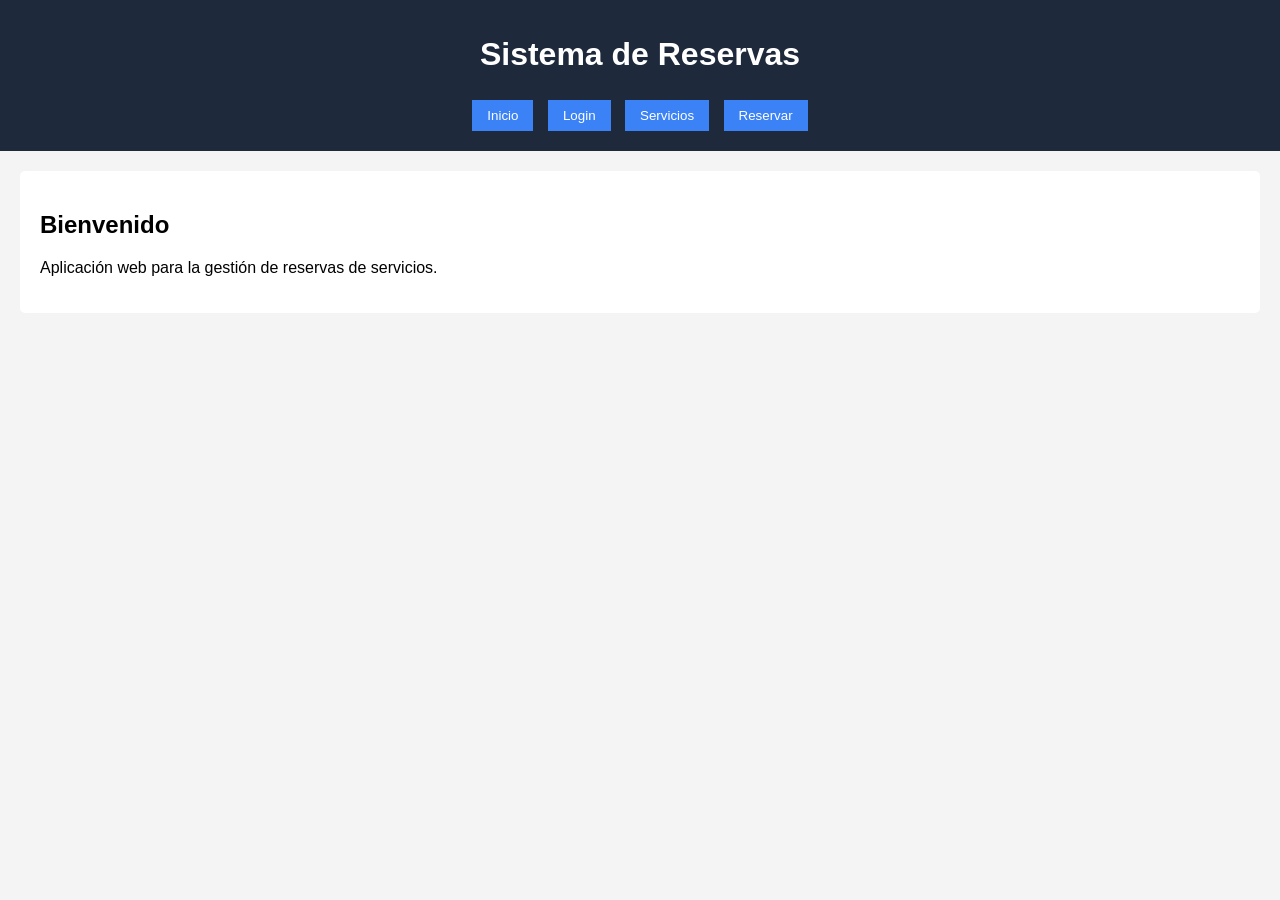
<file: Frontend/index.html>
<!DOCTYPE html>
<html lang="es">
<head>
    <meta charset="UTF-8">
    <title>Sistema de Reservas</title>
    <link rel="stylesheet" href="styles.css">
</head>
<body>

    <header>
        <h1>Sistema de Reservas</h1>
        <nav>
            <button onclick="mostrarSeccion('inicio')">Inicio</button>
            <button onclick="mostrarSeccion('login')">Login</button>
            <button onclick="mostrarSeccion('servicios')">Servicios</button>
            <button onclick="mostrarSeccion('reservas')">Reservar</button>
        </nav>
    </header>

    <main>

        <section id="inicio" class="seccion activa">
            <h2>Bienvenido</h2>
            <p>Aplicación web para la gestión de reservas de servicios.</p>
        </section>

        <section id="login" class="seccion">
            <h2>Iniciar Sesión</h2>
            <form onsubmit="return validarLogin()">
                <label>Email</label>
                <input type="email" id="email" required>

                <label>Contraseña</label>
                <input type="password" id="password" required>

                <button type="submit">Ingresar</button>
            </form>
        </section>

        <section id="servicios" class="seccion">
            <h2>Servicios Disponibles</h2>
            <ul>
                <li>Corte de cabello</li>
                <li>Consulta médica</li>
                <li>Asesoría técnica</li>
            </ul>
        </section>

        <section id="reservas" class="seccion">
            <h2>Realizar Reserva</h2>
            <form onsubmit="return realizarReserva()">
                <label>Fecha</label>
                <input type="date" required>

                <label>Hora</label>
                <input type="time" required>

                <button type="submit">Reservar</button>
            </form>
        </section>

    </main>


    <script src="script.js"></script>
</body>
</html>
</file>
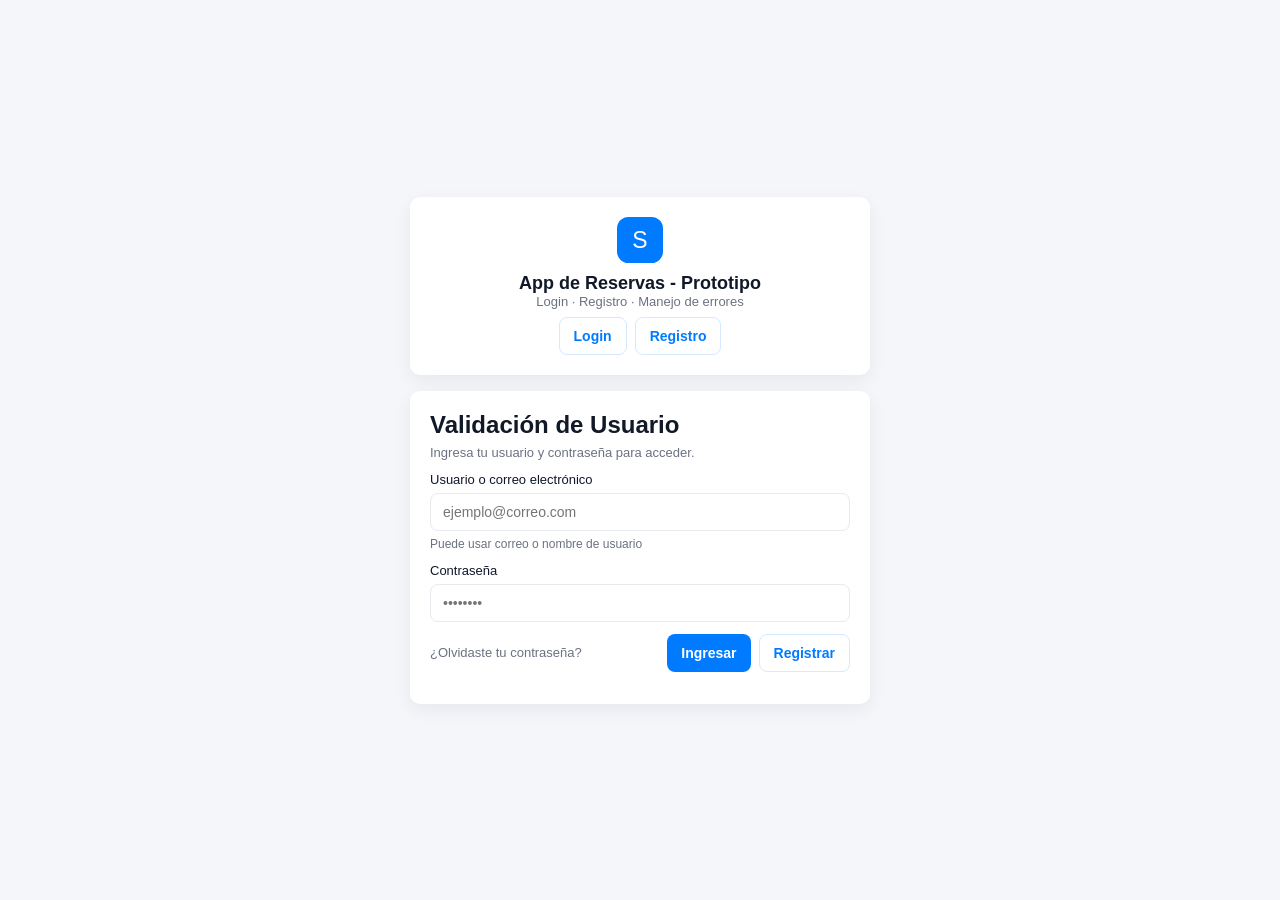
<file: Proyecto Analisis/prototipo_reservas.html>
<!doctype html>
<html lang="es">
<head>
  <meta charset="utf-8" />
  <meta name="viewport" content="width=device-width,initial-scale=1" />
  <title>Prototipo - Login / Registro / Error</title>
  <style>
    :root{
      --bg: #F5F6FA;
      --primary: #007BFF;
      --error: #DC3545;
      --card: #ffffff;
      --muted: #6b7280;
      --radius: 10px;
      --shadow: 0 6px 18px rgba(15,23,42,0.06);
      --maxw: 420px;
      --font: "Arial", system-ui, -apple-system, "Segoe UI", Roboto, "Helvetica Neue";
    }
    *{box-sizing:border-box}
    html,body{height:100%}
    body{
      margin:0;
      font-family:var(--font);
      background:var(--bg);
      color:#111827;
      -webkit-font-smoothing:antialiased;
      -moz-osx-font-smoothing:grayscale;
      display:flex;
      align-items:center;
      justify-content:center;
      padding:24px;
    }

    .frame{
      width:100%;
      max-width:calc(var(--maxw) + 40px);
      display:grid;
      grid-template-columns:1fr;
      gap:16px;
    }

    .card{
      background:var(--card);
      border-radius:var(--radius);
      box-shadow:var(--shadow);
      padding:20px;
    }

    header.app-header{
      text-align:center;
      margin-bottom:6px;
    }
    header.app-header h1{
      margin:6px 0 0;
      font-size:18px;
      font-weight:700;
    }
    header.app-header p{margin:0;color:var(--muted);font-size:13px}

    form{display:flex;flex-direction:column;gap:12px}
    .field{
      display:flex;
      flex-direction:column;
      gap:6px;
    }
    label{
      font-size:13px;
      color:#0f172a;
    }
    input, button, select{
      padding:10px 12px;
      font-size:14px;
      border-radius:8px;
      border:1px solid #e6e9ee;
      outline:none;
      background:transparent;
    }
    input:focus{box-shadow:0 0 0 3px rgba(0,123,255,0.08); border-color:var(--primary)}
    small.hint{font-size:12px;color:var(--muted)}
    .row{display:flex;gap:10px}
    .row .field{flex:1}

    .btn{
      display:inline-flex;
      align-items:center;
      justify-content:center;
      gap:8px;
      cursor:pointer;
      border:0;
      color:white;
      background:var(--primary);
      padding:10px 14px;
      border-radius:8px;
      font-weight:600;
      font-size:14px;
    }
    .btn.secondary{
      background:transparent;
      color:var(--primary);
      border:1px solid #d6e9ff;
    }
    .btn--danger{background:var(--error)}

    .text-center{ text-align:center }
    .muted{ color:var(--muted); font-size:13px }

    .error-box{
      display:flex;
      gap:12px;
      align-items:flex-start;
      background:#fff6f6;
      border:1px solid rgba(220,53,69,0.12);
      color:var(--error);
      padding:12px;
      border-radius:8px;
    }

    .screen{ display:none }
    .screen.active{ display:block }

    .overlay{
      position:fixed;
      inset:0;
      display:none;
      align-items:center;
      justify-content:center;
      background:rgba(2,6,23,0.45);
      z-index:120;
      padding:16px;
    }
    .overlay.open{ display:flex }
    .modal{
      width:100%;
      max-width:420px;
      background:var(--card);
      border-radius:10px;
      padding:18px;
      box-shadow:var(--shadow);
    }
    .modal h3{margin:0 0 6px}
    .modal p{margin:0 0 12px;color:var(--muted)}
    .modal .actions{display:flex;gap:10px;justify-content:flex-end}

    @media (max-width:440px){
      .row{flex-direction:column}
    }
  </style>
</head>
<body>
  <main class="frame" role="main" aria-label="Prototipo pantallas">
    <div class="card" style="text-align:center;">
      <div class="app-logo" aria-hidden="true">
        <!-- simple logo -->
        <svg width="46" height="46" viewBox="0 0 24 24" fill="none" style="display:inline-block">
          <rect width="24" height="24" rx="6" fill="var(--primary)"></rect>
          <text x="12" y="16" text-anchor="middle" font-size="12" font-family="Arial" fill="#fff">S</text>
        </svg>
      </div>
      <header class="app-header">
        <h1>App de Reservas - Prototipo</h1>
        <p>Login · Registro · Manejo de errores</p>
      </header>
      <div style="display:flex;gap:8px;justify-content:center;margin-top:8px">
        <button class="btn secondary" type="button" id="nav-login">Login</button>
        <button class="btn secondary" type="button" id="nav-register">Registro</button>
      </div>
    </div>
    <section id="screen-login" class="card screen active" aria-labelledby="login-title">
      <h2 id="login-title" style="margin:0 0 6px">Validación de Usuario</h2>
      <p class="muted" style="margin:0 0 12px">Ingresa tu usuario y contraseña para acceder.</p>

      <form id="form-login" novalidate>
        <div class="field">
          <label for="login-user">Usuario o correo electrónico</label>
          <input id="login-user" name="user" type="text" placeholder="ejemplo@correo.com" autocomplete="username" required aria-required="true" />
          <small class="hint">Puede usar correo o nombre de usuario</small>
        </div>

        <div class="field">
          <label for="login-pass">Contraseña</label>
          <input id="login-pass" name="password" type="password" placeholder="••••••••" autocomplete="current-password" required minlength="6" aria-required="true" />
        </div>

        <div style="display:flex;gap:10px;align-items:center;justify-content:space-between">
          <small class="muted">¿Olvidaste tu contraseña?</small>
          <div style="display:flex;gap:8px">
            <button class="btn" type="submit">Ingresar</button>
            <button class="btn secondary" type="button" id="to-register-1">Registrar</button>
          </div>
        </div>

        <div id="login-feedback" aria-live="polite"></div>
      </form>
    </section>
    <section id="screen-register" class="card screen" aria-labelledby="reg-title">
      <h2 id="reg-title" style="margin:0 0 6px">Registro de Usuario</h2>
      <p class="muted" style="margin:0 0 12px">Complete sus datos personales</p>

      <form id="form-register" novalidate>
        <div class="row">
          <div class="field">
            <label for="r-names">Nombres</label>
            <input id="r-names" name="names" type="text" placeholder="Juan" required aria-required="true" />
          </div>

          <div class="field">
            <label for="r-surnames">Apellidos</label>
            <input id="r-surnames" name="surnames" type="text" placeholder="Pérez" required aria-required="true" />
          </div>
        </div>

        <div class="row">
          <div class="field">
            <label for="r-id">Cédula</label>
            <input id="r-id" name="cedula" type="text" inputmode="numeric" placeholder="1234567890" required aria-required="true" />
            <small class="hint">Solo números, sin puntos ni guiones</small>
          </div>

          <div class="field">
            <label for="r-dob">Fecha de nacimiento</label>
            <input id="r-dob" name="dob" type="date" required aria-required="true" />
          </div>
        </div>

        <div style="display:flex;gap:8px;justify-content:flex-end;margin-top:6px">
          <button class="btn secondary" type="button" id="to-login-1">Volver</button>
          <button class="btn" type="submit">Registrar</button>
        </div>

        <div id="register-feedback" aria-live="polite"></div>
      </form>
    </section>

    <section id="screen-error" class="card screen" aria-labelledby="err-title">
      <h2 id="err-title" style="margin:0 0 6px">Notificación / Error</h2>
      <div id="error-content" class="error-box" role="alert" aria-live="assertive">
        <svg width="20" height="20" viewBox="0 0 24 24" fill="none" aria-hidden="true">
          <circle cx="12" cy="12" r="10" fill="#fff0f1" stroke="rgba(220,53,69,0.12)"></circle>
          <path d="M12 7v6" stroke="var(--error)" stroke-width="2" stroke-linecap="round"></path>
          <path d="M12 16h.01" stroke="var(--error)" stroke-width="2" stroke-linecap="round"></path>
        </svg>
        <div>
          <strong id="error-title-text">Error:</strong>
          <div id="error-msg" style="margin-top:6px;color:#611320"></div>
        </div>
      </div>
      <div style="display:flex;gap:8px;justify-content:flex-end;margin-top:12px">
        <button class="btn secondary" id="error-back">Volver</button>
      </div>
    </section>

  </main>

  <div id="overlay" class="overlay" role="dialog" aria-modal="true" aria-hidden="true">
    <div class="modal" role="document">
      <h3 id="modal-title">Atención</h3>
      <p id="modal-text">Mensaje de ejemplo.</p>
      <div class="actions">
        <button class="btn secondary" id="modal-close">Cerrar</button>
        <button class="btn" id="modal-ok">Aceptar</button>
      </div>
    </div>
  </div>

  <script>
    const screens = {
      login: document.getElementById('screen-login'),
      register: document.getElementById('screen-register'),
      error: document.getElementById('screen-error')
    };

    function showScreen(name){
      for(const s of Object.values(screens)) s.classList.remove('active');
      screens[name].classList.add('active');
      // move focus to heading for accessibility
      const heading = screens[name].querySelector('h2');
      if(heading) heading.focus?.();
    }
    document.getElementById('nav-login').addEventListener('click', ()=> showScreen('login'));
    document.getElementById('nav-register').addEventListener('click', ()=> showScreen('register'));
    document.getElementById('to-register-1').addEventListener('click', ()=> showScreen('register'));
    document.getElementById('to-login-1').addEventListener('click', ()=> showScreen('login'));
    document.getElementById('error-back').addEventListener('click', ()=> showScreen('login'));

    const overlay = document.getElementById('overlay');
    const modalTitle = document.getElementById('modal-title');
    const modalText = document.getElementById('modal-text');
    document.getElementById('modal-close').addEventListener('click', ()=> closeModal());
    document.getElementById('modal-ok').addEventListener('click', ()=> closeModal());

    function openModal(title, text){
      modalTitle.textContent = title;
      modalText.textContent = text;
      overlay.classList.add('open');
      overlay.setAttribute('aria-hidden','false');
      document.getElementById('modal-close').focus();
    }
    function closeModal(){
      overlay.classList.remove('open');
      overlay.setAttribute('aria-hidden','true');
    }
    const loginForm = document.getElementById('form-login');
    const loginFeedback = document.getElementById('login-feedback');
    loginForm.addEventListener('submit', (e)=>{
      e.preventDefault();
      loginFeedback.innerHTML = '';
      const user = document.getElementById('login-user').value.trim();
      const pass = document.getElementById('login-pass').value;
      if(!user || !pass){
        showError('Usuario o contraseña vacíos. Por favor complete los campos.');
        return;
      }
      if(pass.length < 6){
        showError('La contraseña debe tener al menos 6 caracteres.');
        return;
      }
      // Para demo: aceptar si usuario contiene "user" y contraseña "123456"
      if( (user.includes('@') || user.length>2) && pass.length>=6 ){
        openModal('Acceso permitido', 'Bienvenido, se autenticó correctamente (simulación).');
      } else {
        showError('Credenciales inválidas. Verifique e intente de nuevo.');
      }
    });

    const regForm = document.getElementById('form-register');
    const regFeedback = document.getElementById('register-feedback');
    regForm.addEventListener('submit', (e)=>{
      e.preventDefault();
      regFeedback.innerHTML = '';
      const names = document.getElementById('r-names').value.trim();
      const surn = document.getElementById('r-surnames').value.trim();
      const ced = document.getElementById('r-id').value.trim();
      const dob = document.getElementById('r-dob').value;
      if(!names || !surn || !ced || !dob){
        showError('Complete todos los campos obligatorios para registrarse.');
        return;
      }
      const cedRe = /^[0-9]{6,12}$/;
      if(!cedRe.test(ced)){
        showError('La cédula debe contener solo números (6 a 12 dígitos).');
        return;
      }
      if(new Date(dob) > new Date()){
        showError('La fecha de nacimiento no puede ser posterior al día de hoy.');
        return;
      }
      openModal('Registro exitoso', 'Usuario registrado correctamente (simulación). Puede iniciar sesión ahora.');
      regForm.reset();
      showScreen('login');
    });

    function showError(message){
      document.getElementById('error-msg').textContent = message;
      document.getElementById('error-title-text').textContent = 'Error:';
      showScreen('error');
    }
    window.addEventListener('keydown', (ev)=>{
      if(ev.key === 'Escape'){
        if(overlay.classList.contains('open')) closeModal();
      }
    });
  </script>
</body>
</html>
</file>
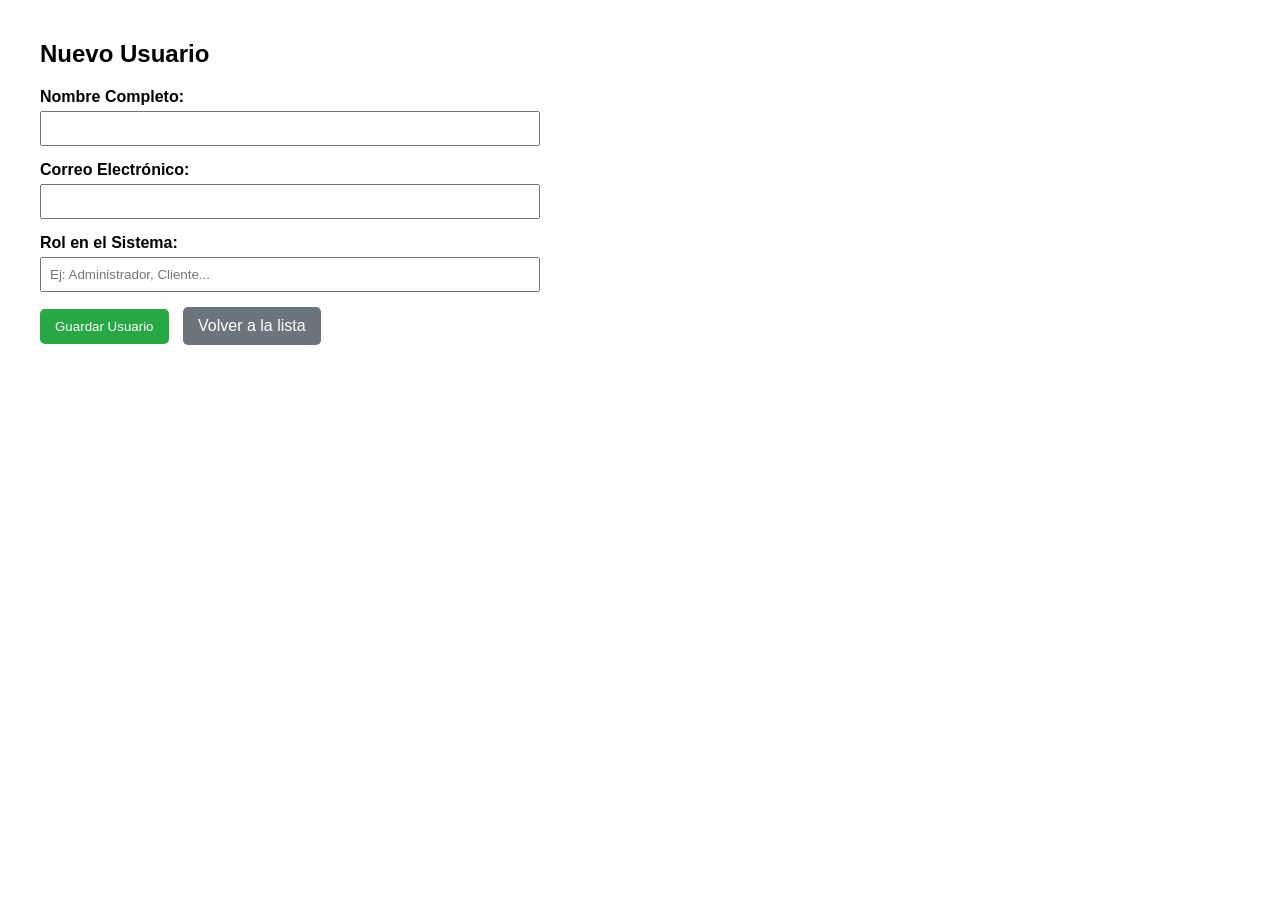
<file: sistema-reservas-spring/src/main/resources/templates/formulario_usuario.html>
<!DOCTYPE html>
<html xmlns:th="http://www.thymeleaf.org">
<head>
    <meta charset="UTF-8">
    <title>Registrar Usuario</title>
    <style>
        body { font-family: Arial, sans-serif; margin: 40px; max-width: 500px; }
        .form-group { margin-bottom: 15px; }
        label { display: block; margin-bottom: 5px; font-weight: bold;}
        input[type="text"], input[type="email"] { width: 100%; padding: 8px; box-sizing: border-box; }
        .btn { padding: 10px 15px; background-color: #28a745; color: white; border: none; cursor: pointer; border-radius: 5px;}
        .btn-back { background-color: #6c757d; text-decoration: none; display: inline-block; margin-left: 10px;}
    </style>
</head>
<body>

    <h2>Nuevo Usuario</h2>

    <form th:action="@{/usuarios}" th:object="${usuario}" method="post">
        
        <div class="form-group">
            <label>Nombre Completo:</label>
            <input type="text" th:field="*{nombre}" required />
        </div>

        <div class="form-group">
            <label>Correo Electrónico:</label>
            <input type="email" th:field="*{correo}" required />
        </div>

        <div class="form-group">
            <label>Rol en el Sistema:</label>
            <input type="text" th:field="*{rol}" placeholder="Ej: Administrador, Cliente..." required />
        </div>

        <button type="submit" class="btn">Guardar Usuario</button>
        <a th:href="@{/usuarios}" class="btn btn-back">Volver a la lista</a>
    </form>

</body>
</html>
</file>
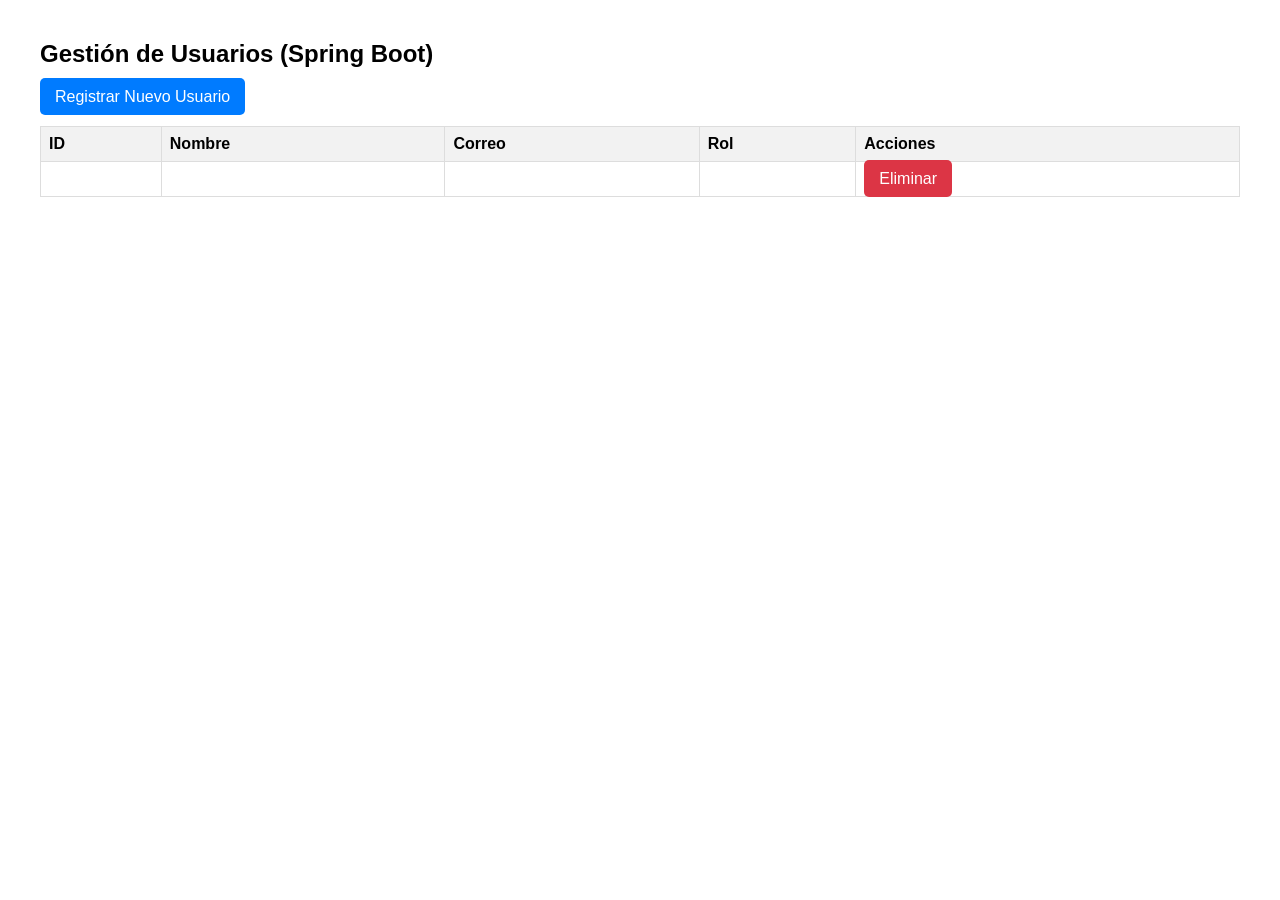
<file: sistema-reservas-spring/src/main/resources/templates/usuarios.html>
<!DOCTYPE html>
<html xmlns:th="http://www.thymeleaf.org">
<head>
    <meta charset="UTF-8">
    <title>Lista de Usuarios</title>
    <style>
        body { font-family: Arial, sans-serif; margin: 40px; }
        table { border-collapse: collapse; width: 100%; margin-top: 20px; }
        th, td { border: 1px solid #ddd; padding: 8px; text-align: left; }
        th { background-color: #f2f2f2; }
        .btn { padding: 10px 15px; background-color: #007bff; color: white; text-decoration: none; border-radius: 5px; }
        .btn-danger { background-color: #dc3545; }
    </style>
</head>
<body>

    <h2>Gestión de Usuarios (Spring Boot)</h2>
    
    <a th:href="@{/usuarios/nuevo}" class="btn">Registrar Nuevo Usuario</a>

    <table>
        <thead>
            <tr>
                <th>ID</th>
                <th>Nombre</th>
                <th>Correo</th>
                <th>Rol</th>
                <th>Acciones</th>
            </tr>
        </thead>
        <tbody>
            <tr th:each="user : ${listaUsuarios}">
                <td th:text="${user.idUsuario}"></td>
                <td th:text="${user.nombre}"></td>
                <td th:text="${user.correo}"></td>
                <td th:text="${user.rol}"></td>
                <td>
                
                    <a th:href="@{/usuarios/eliminar/{id}(id=${user.idUsuario})}" class="btn btn-danger">Eliminar</a>
                </td>
            </tr>
        </tbody>
    </table>

</body>
</html>
</file>
<file: Frontend/styles.css>
body {
    font-family: Arial, sans-serif;
    margin: 0;
    background-color: #f4f4f4;
}

header {
    background-color: #1e293b;
    color: white;
    padding: 15px;
    text-align: center;
}

nav button {
    margin: 5px;
    padding: 8px 15px;
    border: none;
    background-color: #3b82f6;
    color: white;
    cursor: pointer;
}

nav button:hover {
    background-color: #2563eb;
}

main {
    padding: 20px;
}

.seccion {
    display: none;
    background: white;
    padding: 20px;
    border-radius: 5px;
}

.seccion.activa {
    display: block;
}

form {
    max-width: 400px;
}

label {
    display: block;
    margin-top: 10px;
}

input {
    width: 100%;
    padding: 8px;
}

button {
    margin-top: 15px;
    padding: 10px;
    background-color: #16a34a;
    border: none;
    color: white;
    cursor: pointer;
}

button:hover {
    background-color: #15803d;
}

footer {
    text-align: center;
    padding: 10px;
    background-color: #1e293b;
    color: white;
    margin-top: 20px;
}
</file>
